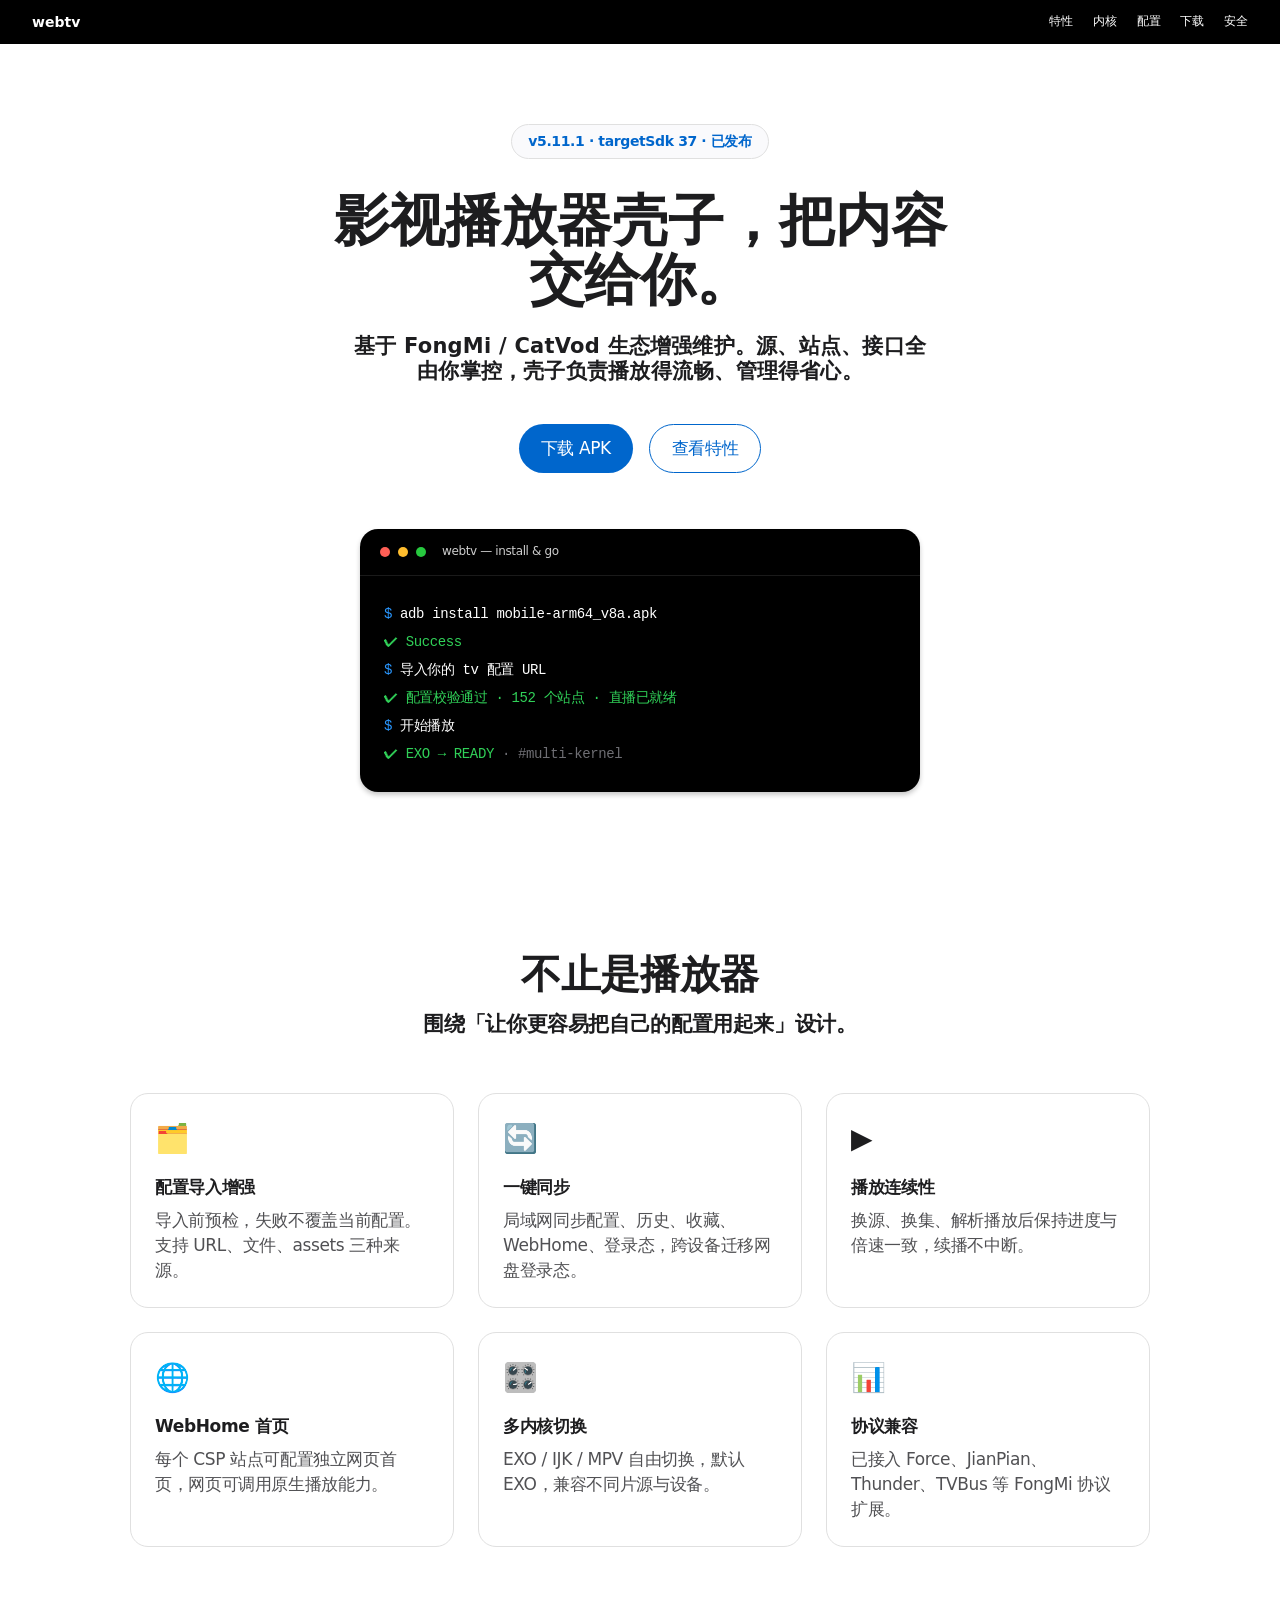
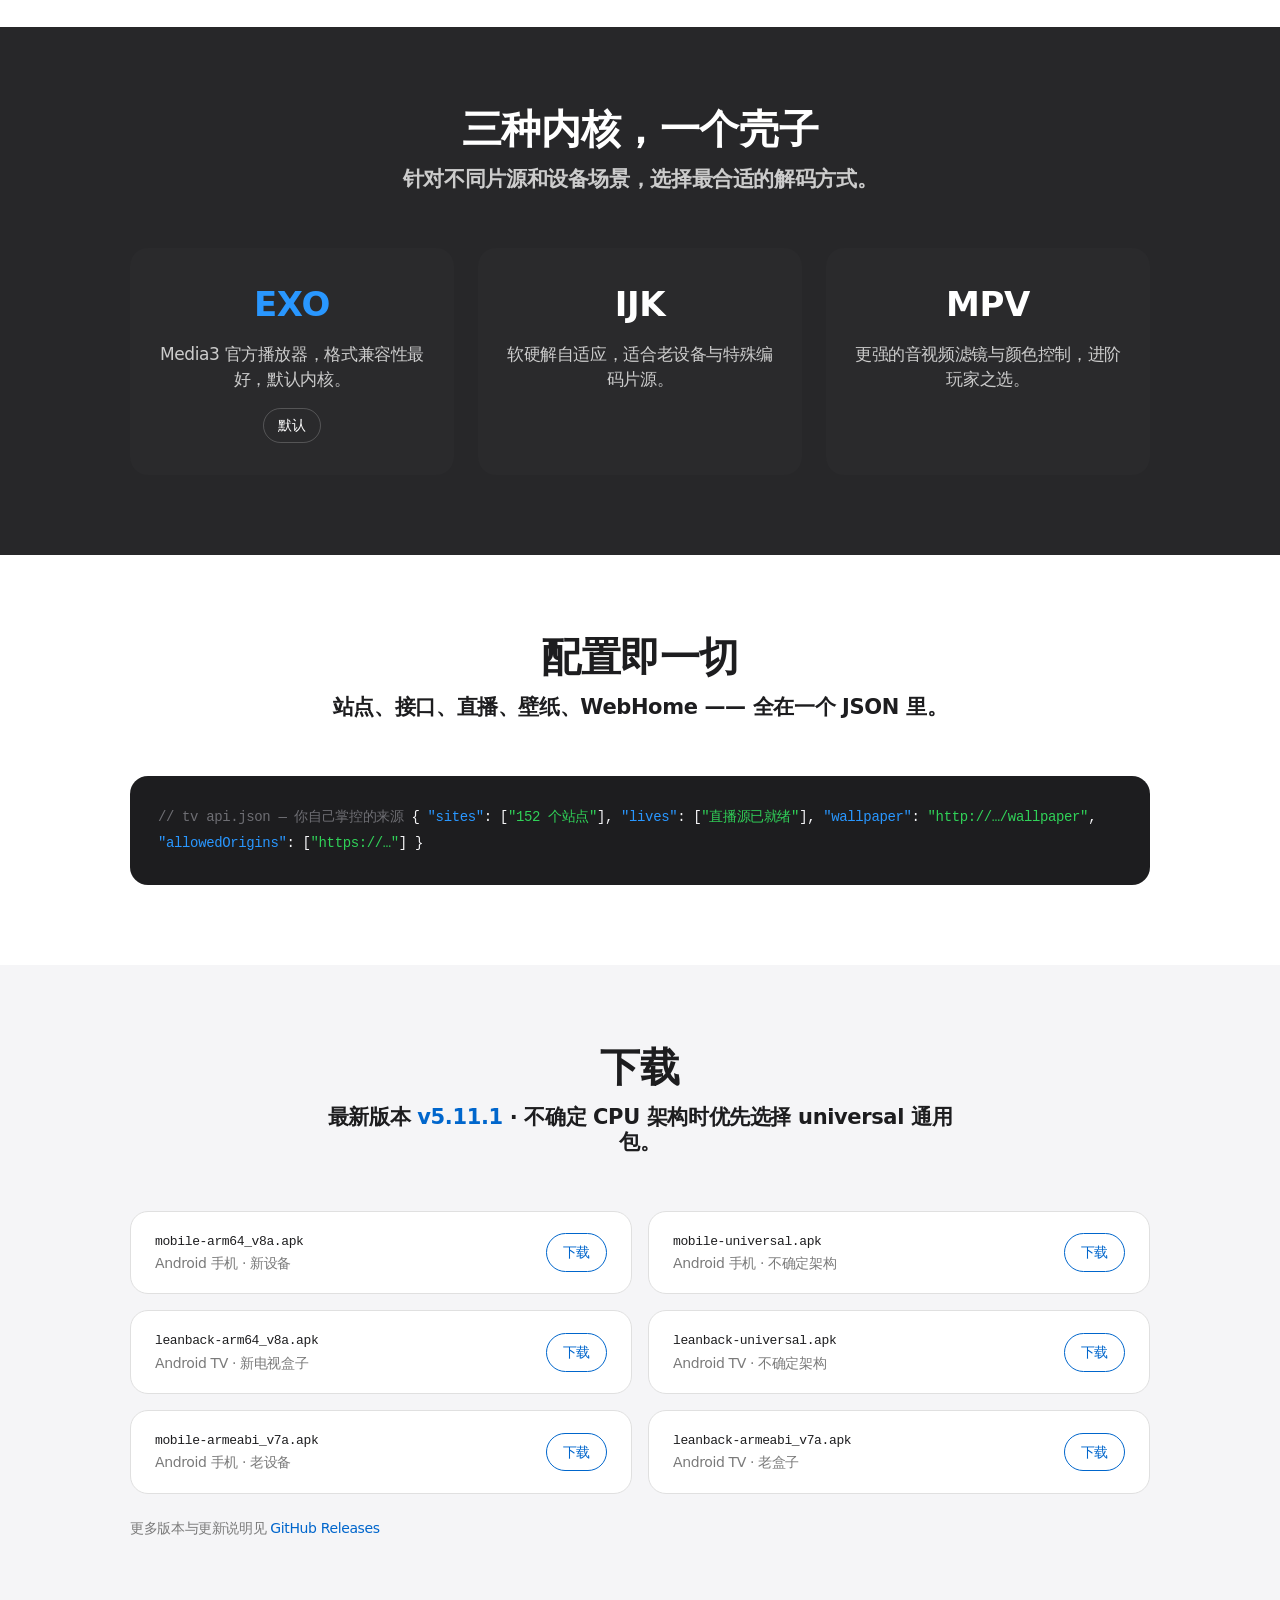
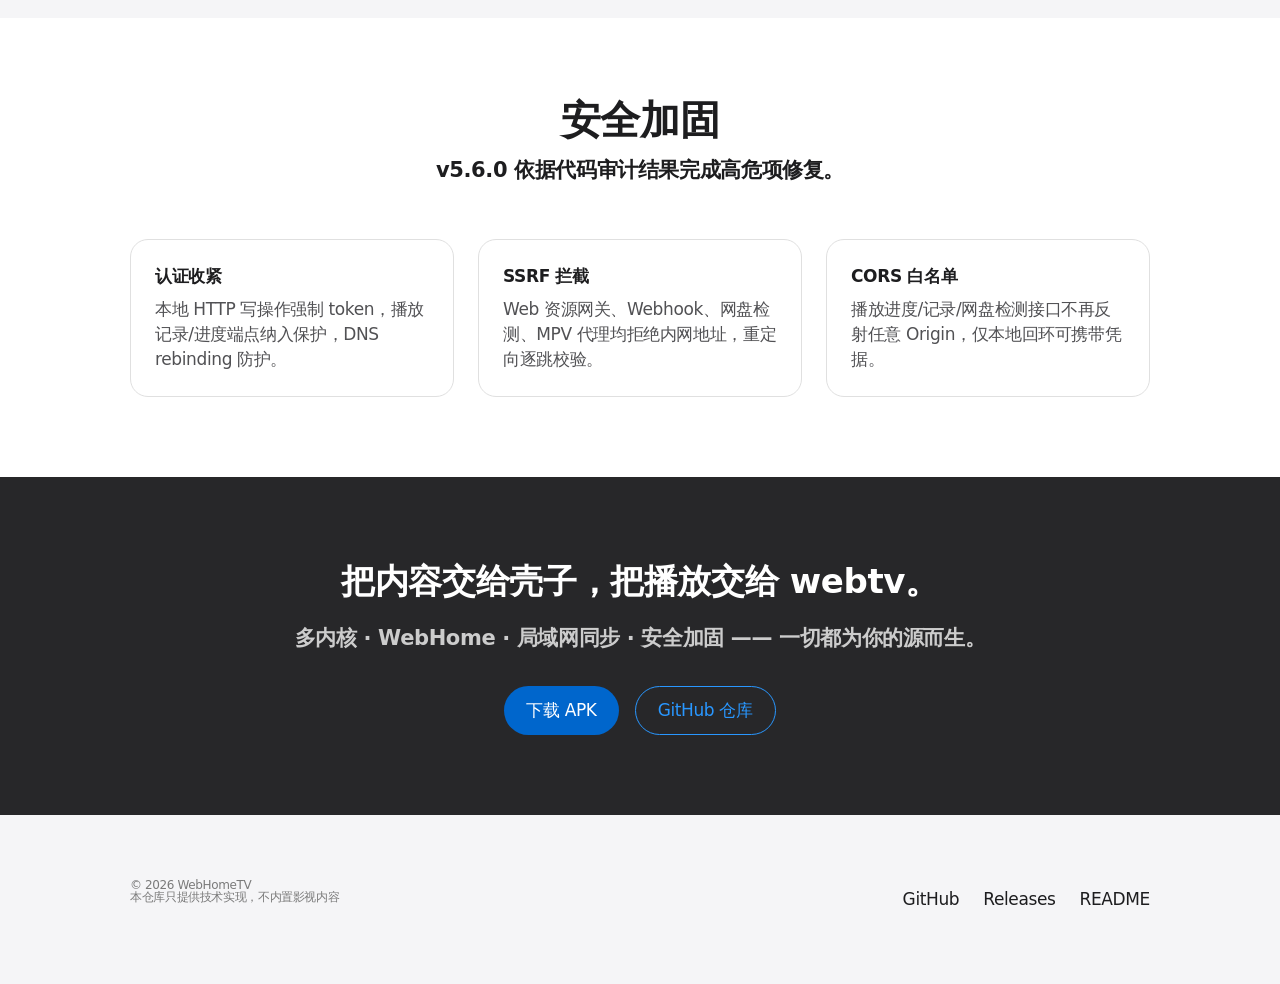
<file: docs/index.html>
<!DOCTYPE html>
<html lang="zh-CN">
<head>
<meta charset="UTF-8">
<meta name="viewport" content="width=device-width, initial-scale=1">
<title>WebHomeTV — 影视播放器壳子</title>
<meta name="description" content="WebHomeTV 是基于 FongMi / CatVod 生态增强维护的 Android 影音播放器壳子，支持多内核播放、WebHome 自定义首页、局域网同步与安全加固。">
<meta property="og:title" content="WebHomeTV — 影视播放器壳子">
<meta property="og:description" content="多内核播放 · WebHome 首页 · 局域网同步 · 安全加固">
<meta property="og:type" content="website">
<style>
  :root {
    --blue: #0066cc;
    --blue-focus: #0071e3;
    --blue-on-dark: #2997ff;
    --canvas: #ffffff;
    --parchment: #f5f5f7;
    --pearl: #fafafc;
    --tile-1: #272729;
    --ink: #1d1d1f;
    --body-on-dark: #ffffff;
    --body-muted: #cccccc;
    --ink-muted-48: #7a7a7a;
    --hairline: #e0e0e0;
    --divider-soft: #f0f0f0;
    --product-shadow: 0 3px 5px 0 rgba(0, 0, 0, 0.22);
    --font: -apple-system, BlinkMacSystemFont, "SF Pro Text", "Inter", "Segoe UI", system-ui, sans-serif;
    --font-display: -apple-system, BlinkMacSystemFont, "SF Pro Display", "Inter", system-ui, sans-serif;
    --section: 80px;
  }

  * { margin: 0; padding: 0; box-sizing: border-box; }

  html { scroll-behavior: smooth; }

  body {
    font-family: var(--font);
    background: var(--canvas);
    color: var(--ink);
    line-height: 1.47;
    letter-spacing: -0.374px;
    -webkit-font-smoothing: antialiased;
  }

  .container { max-width: 1068px; margin: 0 auto; padding: 0 24px; }
  .container-wide { max-width: 1440px; margin: 0 auto; padding: 0 32px; }

  a { color: var(--blue); text-decoration: none; }
  a:hover { text-decoration: underline; }

  /* ---------- Global Nav ---------- */
  .global-nav {
    position: sticky; top: 0; z-index: 50;
    background: #000000;
    height: 44px;
    display: flex; align-items: center;
  }
  .global-nav .container-wide {
    display: flex; align-items: center; justify-content: space-between;
    width: 100%;
  }
  .brand { font-size: 14px; font-weight: 600; color: var(--body-on-dark); letter-spacing: 0; }
  .brand:hover { text-decoration: none; opacity: 0.8; }
  .nav-links { display: flex; gap: 20px; }
  .nav-links a { font-size: 12px; color: var(--body-on-dark); letter-spacing: -0.12px; }
  .nav-links a:hover { text-decoration: none; color: var(--blue-on-dark); }

  /* ---------- Hero (light tile) ---------- */
  .hero { padding: var(--section) 0; background: var(--canvas); }
  .hero .container { text-align: center; }
  .hero .sub {
    display: inline-block;
    font-size: 14px; font-weight: 600; color: var(--blue);
    border: 1px solid var(--hairline);
    border-radius: 9999px;
    padding: 6px 16px;
    margin-bottom: 32px;
    background: var(--pearl);
  }
  .hero h1 {
    font-family: var(--font-display);
    font-size: 56px; font-weight: 600;
    line-height: 1.07; letter-spacing: -0.28px;
    color: var(--ink);
    max-width: 16ch; margin: 0 auto 24px;
  }
  .hero .lead {
    font-size: 21px; font-weight: 600;
    line-height: 1.19; letter-spacing: 0.231px;
    color: var(--ink);
    max-width: 40ch; margin: 0 auto 40px;
  }
  .hero-actions { display: flex; gap: 16px; justify-content: center; flex-wrap: wrap; }

  .btn {
    display: inline-flex; align-items: center; justify-content: center;
    font-family: var(--font); font-size: 17px; font-weight: 400;
    border-radius: 9999px; min-height: 44px; padding: 11px 22px;
    cursor: pointer; transition: transform 160ms ease, background 160ms ease;
    text-decoration: none;
  }
  .btn:focus-visible { outline: 2px solid var(--blue-focus); outline-offset: 2px; }
  .btn:active { transform: scale(0.95); }
  .btn-primary { background: var(--blue); color: #ffffff; }
  .btn-primary:hover { background: var(--blue-focus); text-decoration: none; }
  .btn-secondary { background: transparent; color: var(--blue); border: 1px solid var(--blue); }
  .btn-secondary:hover { background: rgba(0, 102, 204, 0.05); text-decoration: none; }

  /* Terminal card — product evidence */
  .terminal {
    background: #000000;
    border-radius: 18px;
    overflow: hidden;
    text-align: left;
    margin: 56px auto 0;
    max-width: 560px;
    box-shadow: var(--product-shadow);
  }
  .terminal-bar {
    display: flex; align-items: center; gap: 8px;
    padding: 14px 20px;
    border-bottom: 1px solid rgba(255, 255, 255, 0.1);
  }
  .terminal-bar .t-dot { width: 10px; height: 10px; border-radius: 50%; display: inline-block; }
  .t-dot.r { background: #FF5F56; } .t-dot.y { background: #FFBD2E; } .t-dot.g { background: #27C93F; }
  .terminal-bar .t-title { color: var(--body-muted); font-size: 12px; margin-left: 8px; }
  .terminal-body { padding: 24px; color: #a1a1a6; font-size: 14px; line-height: 2; font-family: ui-monospace, "SF Mono", monospace; }
  .terminal-body .prompt { color: var(--blue-on-dark); }
  .terminal-body .cmd { color: var(--body-on-dark); }
  .terminal-body .out { color: #30d158; }
  .terminal-body .muted { color: #6e6e73; }

  /* ---------- Section rhythm ---------- */
  section.tile-light { background: var(--canvas); padding: var(--section) 0; }
  section.tile-parchment { background: var(--parchment); padding: var(--section) 0; }
  section.tile-dark { background: var(--tile-1); padding: var(--section) 0; }
  section.tile-dark h2, section.tile-dark p.sec-desc { color: var(--body-on-dark); }
  section.tile-dark .sec-desc { color: var(--body-muted); }

  .sec-head { text-align: center; margin-bottom: 56px; }
  .sec-head h2 {
    font-family: var(--font-display);
    font-size: 40px; font-weight: 600; line-height: 1.10;
    color: var(--ink); margin-bottom: 16px;
  }
  .tile-dark .sec-head h2 { color: var(--body-on-dark); }
  .sec-head p.sec-desc { font-size: 21px; font-weight: 600; color: var(--ink); line-height: 1.19; max-width: 44ch; margin: 0 auto; }
  .tile-dark .sec-head p.sec-desc { color: var(--body-muted); }

  /* ---------- Feature cards (utility grid) ---------- */
  .grid { display: grid; grid-template-columns: repeat(3, 1fr); gap: 24px; }
  .card {
    background: var(--canvas);
    border: 1px solid var(--hairline);
    border-radius: 18px;
    padding: 24px;
    transition: transform 160ms ease;
  }
  .card:hover { transform: translateY(-2px); }
  .card .ico { font-size: 28px; margin-bottom: 16px; }
  .card h3 { font-size: 17px; font-weight: 600; color: var(--ink); margin-bottom: 8px; }
  .card p { font-size: 17px; color: #515154; line-height: 1.47; }
  .card code {
    font-family: ui-monospace, "SF Mono", monospace;
    font-size: 13px;
    background: var(--parchment);
    border-radius: 5px; padding: 2px 6px; color: var(--blue);
  }

  /* ---------- Kernels (dark tile) ---------- */
  .kernels { display: grid; grid-template-columns: repeat(3, 1fr); gap: 24px; }
  .kernel {
    background: #2a2a2c;
    border-radius: 18px;
    padding: 32px 24px;
    text-align: center;
  }
  .kernel .k-name { font-size: 34px; font-weight: 600; color: var(--body-on-dark); margin-bottom: 12px; letter-spacing: -0.374px; }
  .kernel .k-name.blue { color: var(--blue-on-dark); }
  .kernel p { font-size: 17px; color: var(--body-muted); }
  .kernel .tag {
    display: inline-block; margin-top: 16px;
    font-size: 14px; font-weight: 400; color: var(--body-on-dark);
    border: 1px solid rgba(255, 255, 255, 0.2);
    border-radius: 9999px; padding: 6px 14px;
  }

  /* ---------- Config code block ---------- */
  .code-block {
    background: #1d1d1f;
    border-radius: 18px;
    padding: 28px;
    font-family: ui-monospace, "SF Mono", monospace;
    font-size: 14px; line-height: 1.9;
    overflow-x: auto;
    color: #f5f5f7;
  }
  .code-block .cmt { color: #6e6e73; }
  .code-block .key { color: var(--blue-on-dark); }
  .code-block .str { color: #30d158; }

  /* ---------- Download ---------- */
  .dl-grid { display: grid; grid-template-columns: repeat(2, 1fr); gap: 16px; }
  .dl-row {
    display: flex; align-items: center; justify-content: space-between; gap: 16px;
    background: var(--canvas);
    border: 1px solid var(--hairline);
    border-radius: 18px; padding: 20px 24px;
    transition: border-color 160ms ease;
  }
  .dl-row:hover { border-color: var(--blue); }
  .dl-name { font-family: ui-monospace, "SF Mono", monospace; font-size: 13px; color: var(--ink); }
  .dl-desc { font-size: 14px; color: var(--ink-muted-48); margin-top: 2px; }
  .dl-btn {
    font-size: 14px; font-weight: 400; color: var(--blue);
    border: 1px solid var(--blue); border-radius: 9999px;
    padding: 8px 16px; white-space: nowrap;
    transition: background 160ms ease;
  }
  .dl-btn:hover { background: rgba(0, 102, 204, 0.05); text-decoration: none; }

  /* ---------- Security (parchment) ---------- */
  .tile-parchment .card { background: var(--canvas); border-color: var(--divider-soft); }

  /* ---------- CTA (dark) ---------- */
  .cta h2 { font-size: 34px; font-weight: 600; color: var(--body-on-dark); margin-bottom: 16px; letter-spacing: -0.374px; }
  .cta p { font-size: 21px; font-weight: 600; color: var(--body-muted); margin-bottom: 32px; }
  .cta .btn-primary { background: var(--blue); }
  .cta .btn-secondary { color: var(--blue-on-dark); border-color: var(--blue-on-dark); }

  /* ---------- Footer ---------- */
  footer { background: var(--parchment); padding: 64px 0; }
  footer .container { display: flex; justify-content: space-between; align-items: flex-start; gap: 32px; flex-wrap: wrap; }
  footer .copy { font-size: 12px; color: var(--ink-muted-48); line-height: 1.0; }
  footer .links { display: flex; gap: 24px; }
  footer .links a { font-size: 17px; color: var(--ink); line-height: 2.41; }
  footer .links a:hover { color: var(--blue); }

  /* ---------- Responsive ---------- */
  @media (max-width: 833px) {
    .nav-links { display: none; }
    .grid, .kernels { grid-template-columns: repeat(2, 1fr); }
    .dl-grid { grid-template-columns: 1fr; }
  }
  @media (max-width: 640px) {
    .hero h1 { font-size: 34px; }
    .sec-head h2 { font-size: 32px; }
    .grid, .kernels { grid-template-columns: 1fr; }
    section.tile-light, section.tile-parchment, section.tile-dark { padding: 48px 0; }
    .hero { padding: 48px 0; }
  }
  @media (max-width: 419px) {
    .hero h1 { font-size: 28px; }
    .container, .container-wide { padding: 0 16px; }
  }

  @media (prefers-reduced-motion: reduce) {
    html { scroll-behavior: auto; }
    * { transition: none !important; }
  }
</style>
</head>
<body>

<nav class="global-nav" aria-label="主导航">
  <div class="container-wide">
    <div class="brand">webtv</div>
    <div class="nav-links">
      <a href="#features">特性</a>
      <a href="#kernels">内核</a>
      <a href="#config">配置</a>
      <a href="#download">下载</a>
      <a href="#security">安全</a>
    </div>
  </div>
</nav>

<header class="hero" id="top">
  <div class="container">
    <span class="sub">v5.11.1 · targetSdk 37 · 已发布</span>
    <h1>影视播放器壳子，把内容交给你。</h1>
    <p class="lead">基于 FongMi / CatVod 生态增强维护。源、站点、接口全由你掌控，壳子负责播放得流畅、管理得省心。</p>
    <div class="hero-actions">
      <a class="btn btn-primary" href="#download">下载 APK</a>
      <a class="btn btn-secondary" href="#features">查看特性</a>
    </div>
    <div class="terminal" role="img" aria-label="终端命令行示例">
      <div class="terminal-bar">
        <span class="t-dot r"></span><span class="t-dot y"></span><span class="t-dot g"></span>
        <span class="t-title">webtv — install &amp; go</span>
      </div>
      <div class="terminal-body">
        <div><span class="prompt">$</span> <span class="cmd">adb install mobile-arm64_v8a.apk</span></div>
        <div><span class="out">✔ Success</span></div>
        <div><span class="prompt">$</span> <span class="cmd">导入你的 tv 配置 URL</span></div>
        <div><span class="out">✔ 配置校验通过 · 152 个站点 · 直播已就绪</span></div>
        <div><span class="prompt">$</span> <span class="cmd">开始播放</span></div>
        <div><span class="out">✔ EXO → READY <span class="muted">· #multi-kernel</span></span></div>
      </div>
    </div>
  </div>
</header>

<section class="tile-light" id="features">
  <div class="container">
    <div class="sec-head">
      <h2>不止是播放器</h2>
      <p class="sec-desc">围绕「让你更容易把自己的配置用起来」设计。</p>
    </div>
    <div class="grid">
      <div class="card">
        <div class="ico">🗂️</div>
        <h3>配置导入增强</h3>
        <p>导入前预检，失败不覆盖当前配置。支持 URL、文件、assets 三种来源。</p>
      </div>
      <div class="card">
        <div class="ico">🔄</div>
        <h3>一键同步</h3>
        <p>局域网同步配置、历史、收藏、WebHome、登录态，跨设备迁移网盘登录态。</p>
      </div>
      <div class="card">
        <div class="ico">▶️</div>
        <h3>播放连续性</h3>
        <p>换源、换集、解析播放后保持进度与倍速一致，续播不中断。</p>
      </div>
      <div class="card">
        <div class="ico">🌐</div>
        <h3>WebHome 首页</h3>
        <p>每个 CSP 站点可配置独立网页首页，网页可调用原生播放能力。</p>
      </div>
      <div class="card">
        <div class="ico">🎛️</div>
        <h3>多内核切换</h3>
        <p>EXO / IJK / MPV 自由切换，默认 EXO，兼容不同片源与设备。</p>
      </div>
      <div class="card">
        <div class="ico">📊</div>
        <h3>协议兼容</h3>
        <p>已接入 Force、JianPian、Thunder、TVBus 等 FongMi 协议扩展。</p>
      </div>
    </div>
  </div>
</section>

<section class="tile-dark" id="kernels">
  <div class="container">
    <div class="sec-head">
      <h2>三种内核，一个壳子</h2>
      <p class="sec-desc">针对不同片源和设备场景，选择最合适的解码方式。</p>
    </div>
    <div class="kernels">
      <div class="kernel">
        <div class="k-name blue">EXO</div>
        <p>Media3 官方播放器，格式兼容性最好，默认内核。</p>
        <span class="tag">默认</span>
      </div>
      <div class="kernel">
        <div class="k-name">IJK</div>
        <p>软硬解自适应，适合老设备与特殊编码片源。</p>
      </div>
      <div class="kernel">
        <div class="k-name">MPV</div>
        <p>更强的音视频滤镜与颜色控制，进阶玩家之选。</p>
      </div>
    </div>
  </div>
</section>

<section class="tile-light" id="config">
  <div class="container">
    <div class="sec-head">
      <h2>配置即一切</h2>
      <p class="sec-desc">站点、接口、直播、壁纸、WebHome —— 全在一个 JSON 里。</p>
    </div>
    <div class="code-block" role="img" aria-label="tv 配置 JSON 示例">
<span class="cmt">// tv api.json — 你自己掌控的来源</span>
{
  <span class="key">"sites"</span>: [<span class="str">"152 个站点"</span>],
  <span class="key">"lives"</span>: [<span class="str">"直播源已就绪"</span>],
  <span class="key">"wallpaper"</span>: <span class="str">"http://…/wallpaper"</span>,
  <span class="key">"allowedOrigins"</span>: [<span class="str">"https://…"</span>]
}
    </div>
  </div>
</section>

<section class="tile-parchment" id="download">
  <div class="container">
    <div class="sec-head">
      <h2>下载</h2>
      <p class="sec-desc">最新版本 <strong style="color:var(--blue)">v5.11.1</strong> · 不确定 CPU 架构时优先选择 universal 通用包。</p>
    </div>
    <div class="dl-grid">
      <div class="dl-row">
        <div>
          <div class="dl-name">mobile-arm64_v8a.apk</div>
          <div class="dl-desc">Android 手机 · 新设备</div>
        </div>
        <a class="dl-btn" href="https://github.com/motao123/webtv/releases/latest/download/mobile-arm64_v8a.apk">下载</a>
      </div>
      <div class="dl-row">
        <div>
          <div class="dl-name">mobile-universal.apk</div>
          <div class="dl-desc">Android 手机 · 不确定架构</div>
        </div>
        <a class="dl-btn" href="https://github.com/motao123/webtv/releases/latest/download/mobile-universal.apk">下载</a>
      </div>
      <div class="dl-row">
        <div>
          <div class="dl-name">leanback-arm64_v8a.apk</div>
          <div class="dl-desc">Android TV · 新电视盒子</div>
        </div>
        <a class="dl-btn" href="https://github.com/motao123/webtv/releases/latest/download/leanback-arm64_v8a.apk">下载</a>
      </div>
      <div class="dl-row">
        <div>
          <div class="dl-name">leanback-universal.apk</div>
          <div class="dl-desc">Android TV · 不确定架构</div>
        </div>
        <a class="dl-btn" href="https://github.com/motao123/webtv/releases/latest/download/leanback-universal.apk">下载</a>
      </div>
      <div class="dl-row">
        <div>
          <div class="dl-name">mobile-armeabi_v7a.apk</div>
          <div class="dl-desc">Android 手机 · 老设备</div>
        </div>
        <a class="dl-btn" href="https://github.com/motao123/webtv/releases/latest/download/mobile-armeabi_v7a.apk">下载</a>
      </div>
      <div class="dl-row">
        <div>
          <div class="dl-name">leanback-armeabi_v7a.apk</div>
          <div class="dl-desc">Android TV · 老盒子</div>
        </div>
        <a class="dl-btn" href="https://github.com/motao123/webtv/releases/latest/download/leanback-armeabi_v7a.apk">下载</a>
      </div>
    </div>
    <p style="margin-top:24px;font-size:14px;color:var(--ink-muted-48)">更多版本与更新说明见 <a href="https://github.com/motao123/webtv/releases">GitHub Releases</a></p>
  </div>
</section>

<section class="tile-light" id="security">
  <div class="container">
    <div class="sec-head">
      <h2>安全加固</h2>
      <p class="sec-desc">v5.6.0 依据代码审计结果完成高危项修复。</p>
    </div>
    <div class="grid">
      <div class="card">
        <h3>认证收紧</h3>
        <p>本地 HTTP 写操作强制 token，播放记录/进度端点纳入保护，DNS rebinding 防护。</p>
      </div>
      <div class="card">
        <h3>SSRF 拦截</h3>
        <p>Web 资源网关、Webhook、网盘检测、MPV 代理均拒绝内网地址，重定向逐跳校验。</p>
      </div>
      <div class="card">
        <h3>CORS 白名单</h3>
        <p>播放进度/记录/网盘检测接口不再反射任意 Origin，仅本地回环可携带凭据。</p>
      </div>
    </div>
  </div>
</section>

<section class="tile-dark cta">
  <div class="container" style="text-align:center">
    <h2>把内容交给壳子，把播放交给 webtv。</h2>
    <p>多内核 · WebHome · 局域网同步 · 安全加固 —— 一切都为你的源而生。</p>
    <div class="hero-actions" style="justify-content:center">
      <a class="btn btn-primary" href="#download">下载 APK</a>
      <a class="btn btn-secondary" href="https://github.com/motao123/webtv">GitHub 仓库</a>
    </div>
  </div>
</section>

<footer>
  <div class="container">
    <div class="copy">© 2026 WebHomeTV<br>本仓库只提供技术实现，不内置影视内容</div>
    <div class="links">
      <a href="https://github.com/motao123/webtv">GitHub</a>
      <a href="https://github.com/motao123/webtv/releases">Releases</a>
      <a href="https://github.com/motao123/webtv/blob/main/README.md">README</a>
    </div>
  </div>
</footer>

</body>
</html>
</file>
